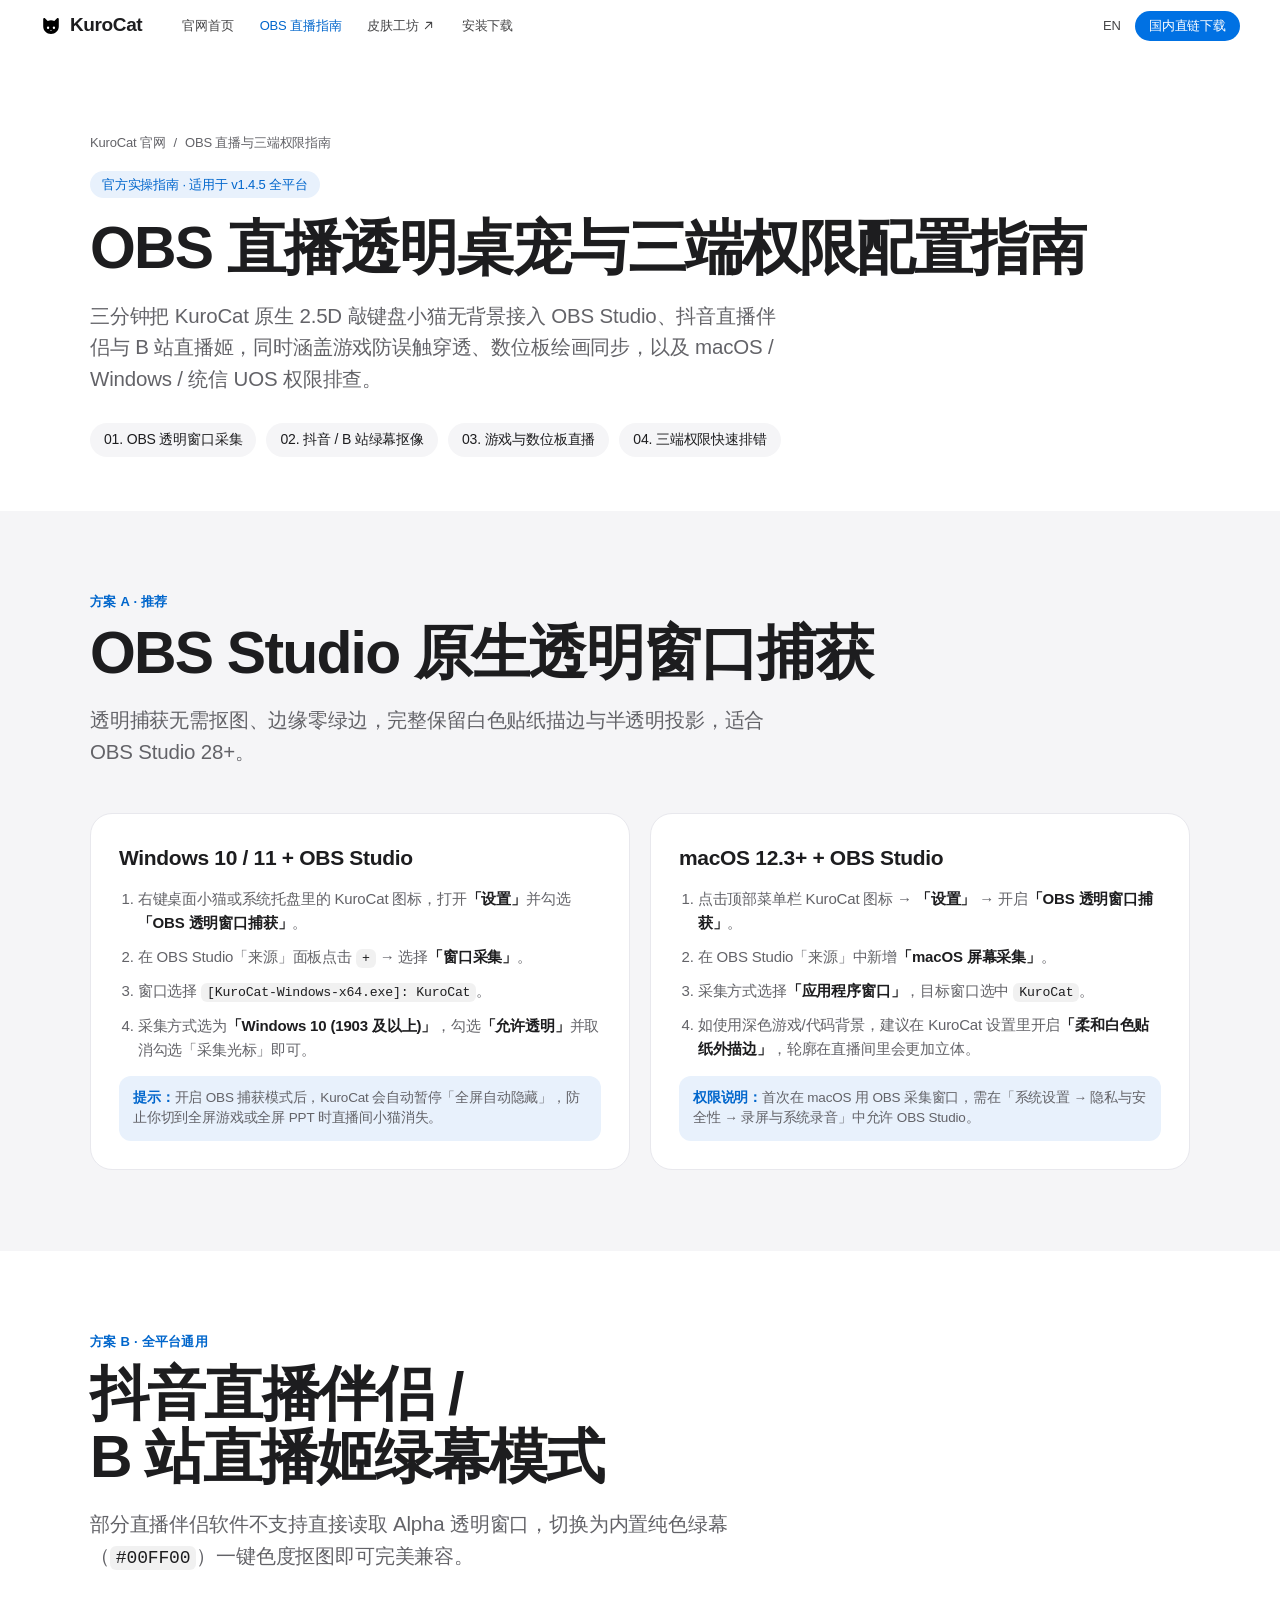
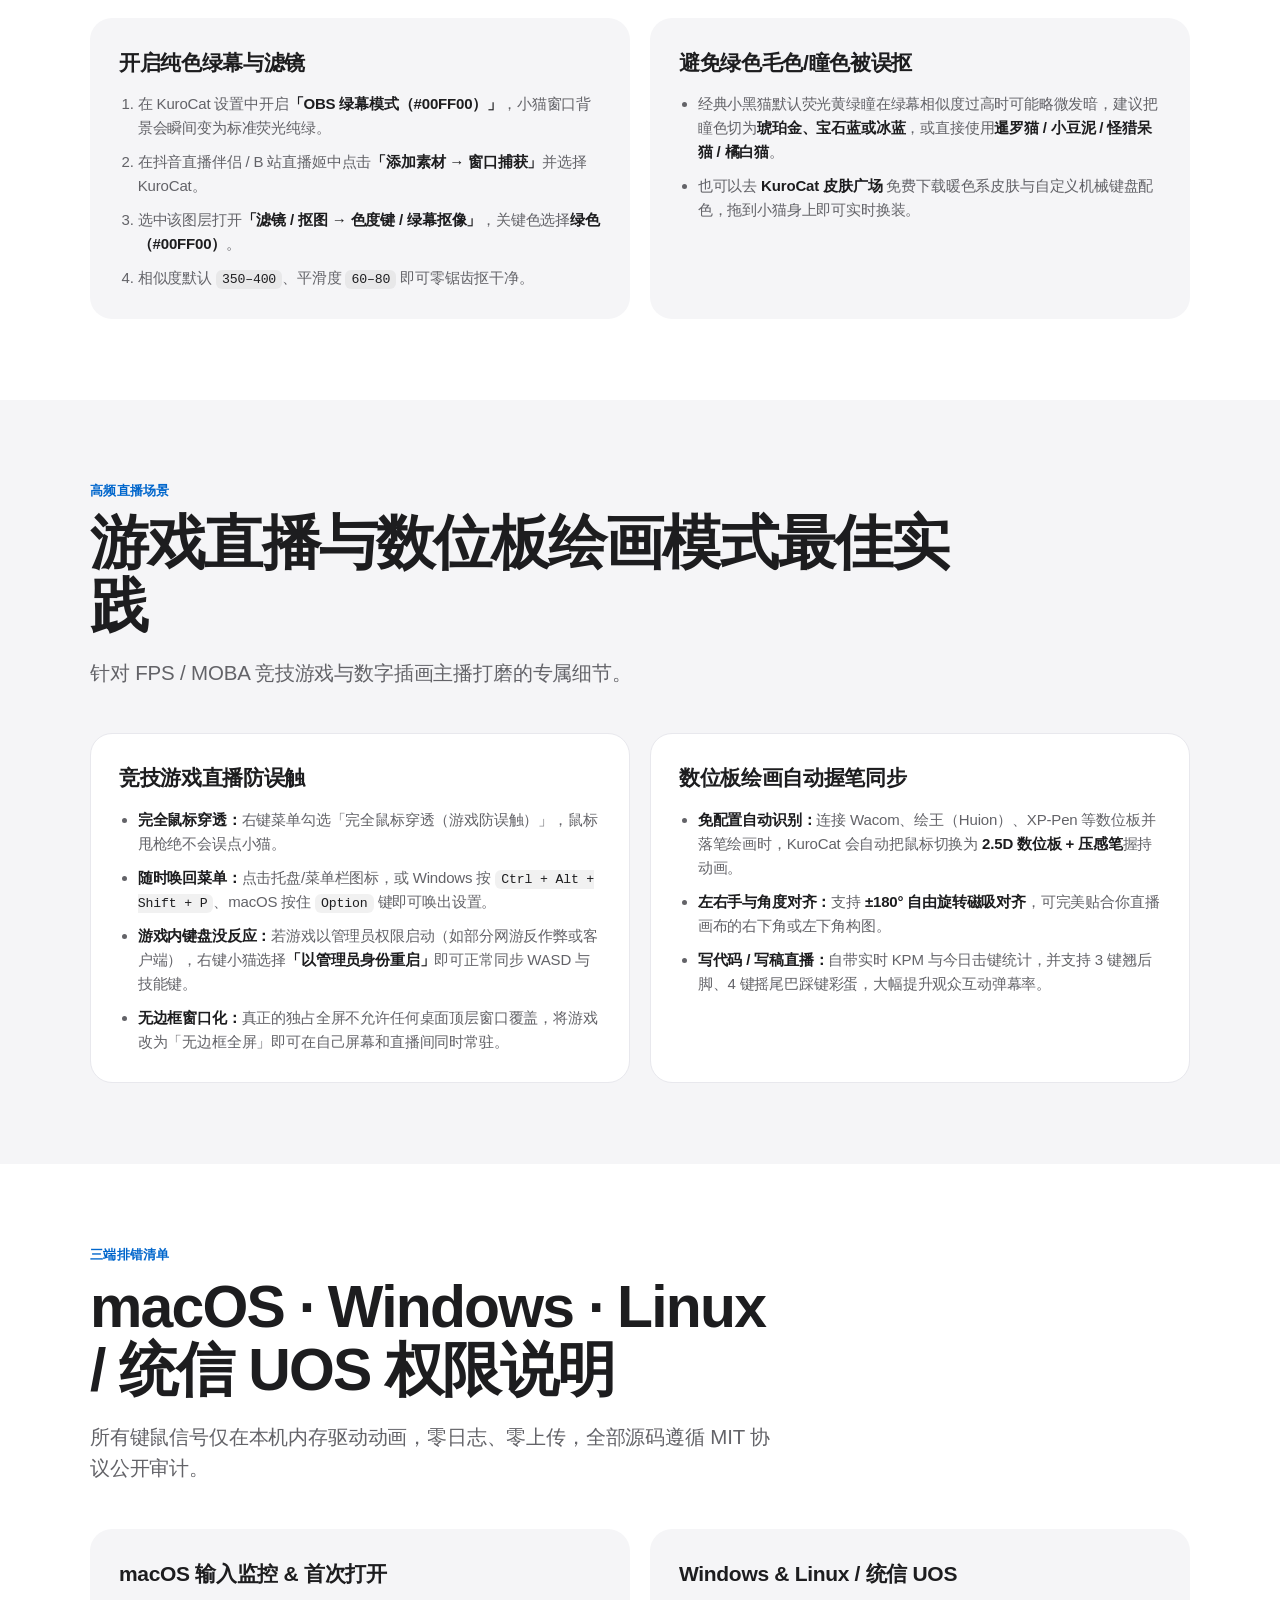
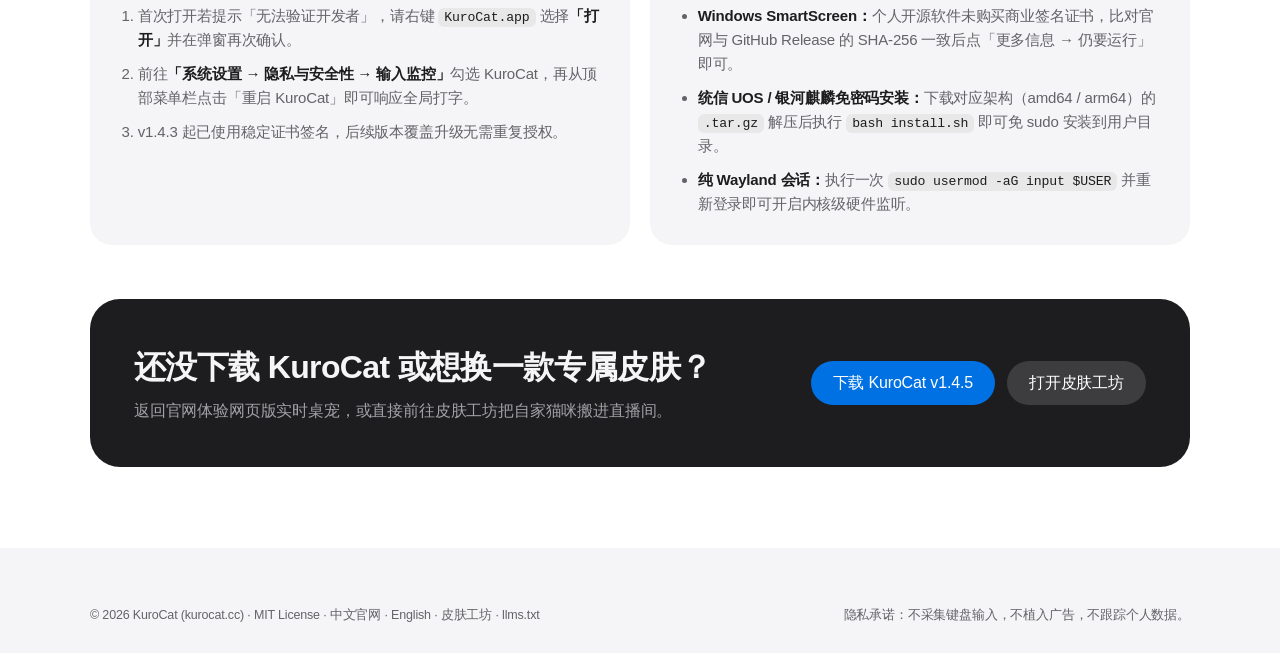
<file: homepage/obs-guide/index.html>
<!doctype html>
<html lang="zh-CN">
<head>
  <meta charset="utf-8" />
  <meta name="viewport" content="width=device-width, initial-scale=1" />
  <title>KuroCat OBS 直播透明桌宠配置指南（OBS Studio · 抖音直播伴侣 · B 站直播姬 · 权限排错）</title>
  <meta name="description" content="KuroCat 官方直播与权限完全配置教程：3 分钟将原生 2.5D 敲键盘小猫添加至 OBS Studio、抖音直播伴侣与 B 站直播姬，支持透明窗口捕获与 #00FF00 绿幕色度键、游戏防误触穿透、数位板绘画模式与三端权限排查。" />
  <meta name="keywords" content="KuroCat OBS教程,OBS透明桌宠,Bongo Cat OBS直播,抖音直播伴侣桌宠,B站直播姬敲键盘小猫,OBS绿幕色度键,数位板直播桌宠,macOS输入监控权限" />
  <meta name="author" content="chanke17" />
  <meta name="robots" content="index, follow, max-image-preview:large, max-snippet:-1, max-video-preview:-1" />
  <meta name="theme-color" content="#ffffff" />
  <link rel="canonical" href="https://kurocat.cc/obs-guide/" />

  <meta property="og:type" content="article" />
  <meta property="og:site_name" content="KuroCat 官网" />
  <meta property="og:locale" content="zh_CN" />
  <meta property="og:title" content="KuroCat OBS 直播透明桌宠配置与权限排错指南" />
  <meta property="og:description" content="手把手教你把 KuroCat 原生桌宠加入 OBS Studio、抖音直播伴侣与 B 站直播姬，含透明捕获、#00FF00 绿幕、游戏防误触穿透与数位板设置。" />
  <meta property="og:url" content="https://kurocat.cc/obs-guide/" />
  <meta property="og:image" content="https://kurocat.cc/assets/og-cover.png" />
  <meta property="og:image:width" content="1200" />
  <meta property="og:image:height" content="630" />
  <meta name="twitter:card" content="summary_large_image" />
  <meta name="twitter:title" content="KuroCat OBS Streaming Overlay &amp; Setup Guide" />
  <meta name="twitter:description" content="Add KuroCat transparent or #00FF00 chroma-key desktop typing cat to OBS Studio, Douyin, and Bilibili live streams." />
  <meta name="twitter:image" content="https://kurocat.cc/assets/og-cover.png" />

  <link rel="icon" href="/favicon.ico" sizes="any" />
  <link rel="icon" type="image/svg+xml" href="/assets/favicon.svg" />
  <link rel="icon" type="image/png" sizes="48x48" href="/assets/favicon-48.png" />
  <link rel="apple-touch-icon" sizes="180x180" href="/assets/apple-touch-icon.png" />

  <link rel="stylesheet" href="../site.css?v=20261125c" />

  <script type="application/ld+json">
  {
    "@context": "https://schema.org",
    "@graph": [
      {
        "@type": "BreadcrumbList",
        "itemListElement": [
          { "@type": "ListItem", "position": 1, "name": "KuroCat 官网", "item": "https://kurocat.cc/" },
          { "@type": "ListItem", "position": 2, "name": "OBS 直播与权限指南", "item": "https://kurocat.cc/obs-guide/" }
        ]
      },
      {
        "@type": "HowTo",
        "name": "如何把 KuroCat 透明敲键盘小猫添加到 OBS Studio / 抖音直播伴侣 / B 站直播姬",
        "description": "通过 KuroCat 原生内置的 OBS 透明窗口捕获或绿幕（#00FF00）模式，在 3 分钟内将 2.5D 桌宠无背景接入任意直播推流软件。",
        "totalTime": "PT3M",
        "tool": [
          { "@type": "HowToTool", "name": "KuroCat v1.4.5（macOS / Windows / Linux）" },
          { "@type": "HowToTool", "name": "OBS Studio / 抖音直播伴侣 / B 站直播姬" }
        ],
        "step": [
          {
            "@type": "HowToStep",
            "position": 1,
            "name": "在 KuroCat 设置中开启 OBS 捕获模式",
            "text": "右键点击桌面上的 KuroCat 小猫（或顶部菜单栏 / 系统托盘图标），打开「设置」，选择开启「OBS 透明窗口捕获」（推荐）或「OBS 绿幕模式（#00FF00）」。开启后会自动暂停全屏隐藏，避免切换全屏应用时直播画面消失。"
          },
          {
            "@type": "HowToStep",
            "position": 2,
            "name": "在 OBS Studio 添加窗口采集来源",
            "text": "打开 OBS Studio，在「来源」面板点击「+」添加「窗口采集（Windows）」或「macOS 屏幕采集 → 应用程序窗口」，在窗口列表中选择 KuroCat。Windows 端建议将采集方式选为「Windows 10 (1903 及以上)」，并勾选「允许透明」。"
          },
          {
            "@type": "HowToStep",
            "position": 3,
            "name": "若使用绿幕模式，添加色度键抠图滤镜",
            "text": "如果使用抖音直播伴侣或旧版推流软件不支持透明通道，在 KuroCat 中勾选「OBS 绿幕模式（#00FF00）」，然后在直播软件中右键该窗口源 → 滤镜 → 添加「色度键 / 绿幕抠像」，选择绿色（#00FF00）即可干净抠除背景。"
          },
          {
            "@type": "HowToStep",
            "position": 4,
            "name": "开启游戏防误触与全屏游戏适配",
            "text": "直播大型游戏时建议在 KuroCat 菜单中勾选「完全鼠标穿透（游戏防误触）」，并将游戏显示模式设为「无边框窗口化」；若游戏以管理员权限运行（如部分网游），请右键以管理员身份启动 KuroCat 确保按键同步捕获。"
          }
        ]
      }
    ]
  }
  </script>
</head>
<body>
  <svg class="sprite" hidden aria-hidden="true">
    <symbol id="i-cat" viewBox="0 0 24 24"><path class="fill" d="M4.2 3.4c.4-.2.9-.1 1.2.2l3 2.9a8.9 8.9 0 0 1 7.2 0l3-2.9c.3-.3.8-.4 1.2-.2.4.2.7.6.7 1v8.1c0 4.6-3.9 8.2-8.5 8.2S3.5 17.1 3.5 12.5V4.4c0-.4.3-.8.7-1Zm4.6 9.1a1.3 1.4 0 1 0 0 2.8 1.3 1.4 0 0 0 0-2.8Zm6.4 0a1.3 1.4 0 1 0 0 2.8 1.3 1.4 0 0 0 0-2.8Zm-3.2 3.7-1 .9h2l-1-.9Z"/></symbol>
    <symbol id="i-out" viewBox="0 0 24 24"><path d="M7 17 17 7M9 7h8v8"/></symbol>
  </svg>

  <header class="nav" id="nav">
    <div class="nav-in">
      <a class="brand" href="/" aria-label="返回 KuroCat 官网">
        <svg class="brand-mark" aria-hidden="true"><use href="#i-cat" /></svg>
        <span>KuroCat</span>
      </a>
      <nav class="nav-links" aria-label="主导航">
        <a href="/">官网首页</a>
        <a class="is-active" href="/obs-guide/">OBS 直播指南</a>
        <a href="https://workshop.kurocat.cc/" target="_blank" rel="noopener">皮肤工坊<svg class="i i-xs" aria-hidden="true"><use href="#i-out" /></svg></a>
        <a href="/#download">安装下载</a>
      </nav>
      <div class="nav-end">
        <a class="nav-lang" href="/en/" hreflang="en" lang="en">EN</a>
        <a class="btn btn-blue btn-s" href="https://kurocat-download.app.workbuddy.host/?sharecode=JVAABIVZ7L" target="_blank" rel="noopener">国内直链下载</a>
        <button class="nav-menu" id="navMenu" type="button" aria-expanded="false" aria-controls="navDrawer" aria-label="打开菜单">
          <span></span><span></span>
        </button>
      </div>
    </div>
    <div class="nav-drawer" id="navDrawer">
      <a href="/">官网首页</a>
      <a href="/obs-guide/">OBS 直播指南</a>
      <a href="https://workshop.kurocat.cc/" target="_blank" rel="noopener">皮肤工坊<svg class="i i-xs" aria-hidden="true"><use href="#i-out" /></svg></a>
      <a href="/#download">安装下载</a>
      <a href="/en/" hreflang="en" lang="en">English</a>
    </div>
  </header>

  <main id="main">
    <section class="guide-hero">
      <div class="wrap">
        <nav class="guide-crumb" aria-label="面包屑导航">
          <a href="/">KuroCat 官网</a>
          <span>/</span>
          <span>OBS 直播与三端权限指南</span>
        </nav>

        <span class="guide-badge">官方实操指南 · 适用于 v1.4.5 全平台</span>

        <h1 class="guide-title">OBS 直播透明桌宠与三端权限配置指南</h1>
        <p class="sec-sub">三分钟把 KuroCat 原生 2.5D 敲键盘小猫无背景接入 OBS Studio、抖音直播伴侣与 B 站直播姬，同时涵盖游戏防误触穿透、数位板绘画同步，以及 macOS / Windows / 统信 UOS 权限排查。</p>

        <div class="guide-toc">
          <a href="#obs-transparent">01. OBS 透明窗口采集</a>
          <a href="#obs-chroma">02. 抖音 / B 站绿幕抠像</a>
          <a href="#gaming-tablet">03. 游戏与数位板直播</a>
          <a href="#os-permissions">04. 三端权限快速排错</a>
        </div>
      </div>
    </section>

    <section class="guide-sec is-alt" id="obs-transparent">
      <div class="wrap">
        <p class="guide-kicker">方案 A · 推荐</p>
        <h2 class="sec-h">OBS Studio 原生透明窗口捕获</h2>
        <p class="sec-sub">透明捕获无需抠图、边缘零绿边，完整保留白色贴纸描边与半透明投影，适合 OBS Studio 28+。</p>

        <div class="guide-grid">
          <article class="guide-card">
            <h3>Windows 10 / 11 + OBS Studio</h3>
            <ol>
              <li>右键桌面小猫或系统托盘里的 KuroCat 图标，打开<strong>「设置」</strong>并勾选<strong>「OBS 透明窗口捕获」</strong>。</li>
              <li>在 OBS Studio「来源」面板点击 <span class="guide-code">+</span> → 选择<strong>「窗口采集」</strong>。</li>
              <li>窗口选择 <span class="guide-code">[KuroCat-Windows-x64.exe]: KuroCat</span>。</li>
              <li>采集方式选为<strong>「Windows 10 (1903 及以上)」</strong>，勾选<strong>「允许透明」</strong>并取消勾选「采集光标」即可。</li>
            </ol>
            <div class="guide-note">
              <strong>提示：</strong>开启 OBS 捕获模式后，KuroCat 会自动暂停「全屏自动隐藏」，防止你切到全屏游戏或全屏 PPT 时直播间小猫消失。
            </div>
          </article>

          <article class="guide-card">
            <h3>macOS 12.3+ + OBS Studio</h3>
            <ol>
              <li>点击顶部菜单栏 KuroCat 图标 → <strong>「设置」</strong> → 开启<strong>「OBS 透明窗口捕获」</strong>。</li>
              <li>在 OBS Studio「来源」中新增<strong>「macOS 屏幕采集」</strong>。</li>
              <li>采集方式选择<strong>「应用程序窗口」</strong>，目标窗口选中 <span class="guide-code">KuroCat</span>。</li>
              <li>如使用深色游戏/代码背景，建议在 KuroCat 设置里开启<strong>「柔和白色贴纸外描边」</strong>，轮廓在直播间里会更加立体。</li>
            </ol>
            <div class="guide-note">
              <strong>权限说明：</strong>首次在 macOS 用 OBS 采集窗口，需在「系统设置 → 隐私与安全性 → 录屏与系统录音」中允许 OBS Studio。
            </div>
          </article>
        </div>
      </div>
    </section>

    <section class="guide-sec" id="obs-chroma">
      <div class="wrap">
        <p class="guide-kicker">方案 B · 全平台通用</p>
        <h2 class="sec-h">抖音直播伴侣 / B 站直播姬绿幕模式</h2>
        <p class="sec-sub">部分直播伴侣软件不支持直接读取 Alpha 透明窗口，切换为内置纯色绿幕（<span class="guide-code">#00FF00</span>）一键色度抠图即可完美兼容。</p>

        <div class="guide-grid">
          <article class="guide-card">
            <h3>开启纯色绿幕与滤镜</h3>
            <ol>
              <li>在 KuroCat 设置中开启<strong>「OBS 绿幕模式（#00FF00）」</strong>，小猫窗口背景会瞬间变为标准荧光纯绿。</li>
              <li>在抖音直播伴侣 / B 站直播姬中点击<strong>「添加素材 → 窗口捕获」</strong>并选择 KuroCat。</li>
              <li>选中该图层打开<strong>「滤镜 / 抠图 → 色度键 / 绿幕抠像」</strong>，关键色选择<strong>绿色（#00FF00）</strong>。</li>
              <li>相似度默认 <span class="guide-code">350–400</span>、平滑度 <span class="guide-code">60–80</span> 即可零锯齿抠干净。</li>
            </ol>
          </article>

          <article class="guide-card">
            <h3>避免绿色毛色/瞳色被误抠</h3>
            <ul>
              <li>经典小黑猫默认荧光黄绿瞳在绿幕相似度过高时可能略微发暗，建议把瞳色切为<strong>琥珀金、宝石蓝或冰蓝</strong>，或直接使用<strong>暹罗猫 / 小豆泥 / 怪猎呆猫 / 橘白猫</strong>。</li>
              <li>也可以去 <a href="https://workshop.kurocat.cc/#plaza" target="_blank" rel="noopener"><strong>KuroCat 皮肤广场</strong></a> 免费下载暖色系皮肤与自定义机械键盘配色，拖到小猫身上即可实时换装。</li>
            </ul>
          </article>
        </div>
      </div>
    </section>

    <section class="guide-sec is-alt" id="gaming-tablet">
      <div class="wrap">
        <p class="guide-kicker">高频直播场景</p>
        <h2 class="sec-h">游戏直播与数位板绘画模式最佳实践</h2>
        <p class="sec-sub">针对 FPS / MOBA 竞技游戏与数字插画主播打磨的专属细节。</p>

        <div class="guide-grid">
          <article class="guide-card">
            <h3>竞技游戏直播防误触</h3>
            <ul>
              <li><strong>完全鼠标穿透：</strong>右键菜单勾选「完全鼠标穿透（游戏防误触）」，鼠标甩枪绝不会误点小猫。</li>
              <li><strong>随时唤回菜单：</strong>点击托盘/菜单栏图标，或 Windows 按 <span class="guide-code">Ctrl + Alt + Shift + P</span>、macOS 按住 <span class="guide-code">Option</span> 键即可唤出设置。</li>
              <li><strong>游戏内键盘没反应：</strong>若游戏以管理员权限启动（如部分网游反作弊或客户端），右键小猫选择<strong>「以管理员身份重启」</strong>即可正常同步 WASD 与技能键。</li>
              <li><strong>无边框窗口化：</strong>真正的独占全屏不允许任何桌面顶层窗口覆盖，将游戏改为「无边框全屏」即可在自己屏幕和直播间同时常驻。</li>
            </ul>
          </article>

          <article class="guide-card">
            <h3>数位板绘画自动握笔同步</h3>
            <ul>
              <li><strong>免配置自动识别：</strong>连接 Wacom、绘王（Huion）、XP-Pen 等数位板并落笔绘画时，KuroCat 会自动把鼠标切换为 <strong>2.5D 数位板 + 压感笔</strong>握持动画。</li>
              <li><strong>左右手与角度对齐：</strong>支持 <strong>±180° 自由旋转磁吸对齐</strong>，可完美贴合你直播画布的右下角或左下角构图。</li>
              <li><strong>写代码 / 写稿直播：</strong>自带实时 KPM 与今日击键统计，并支持 3 键翘后脚、4 键摇尾巴踩键彩蛋，大幅提升观众互动弹幕率。</li>
            </ul>
          </article>
        </div>
      </div>
    </section>

    <section class="guide-sec" id="os-permissions">
      <div class="wrap">
        <p class="guide-kicker">三端排错清单</p>
        <h2 class="sec-h">macOS · Windows · Linux / 统信 UOS 权限说明</h2>
        <p class="sec-sub">所有键鼠信号仅在本机内存驱动动画，零日志、零上传，全部源码遵循 MIT 协议公开审计。</p>

        <div class="guide-grid">
          <article class="guide-card">
            <h3>macOS 输入监控 &amp; 首次打开</h3>
            <ol>
              <li>首次打开若提示「无法验证开发者」，请右键 <span class="guide-code">KuroCat.app</span> 选择<strong>「打开」</strong>并在弹窗再次确认。</li>
              <li>前往<strong>「系统设置 → 隐私与安全性 → 输入监控」</strong>勾选 KuroCat，再从顶部菜单栏点击「重启 KuroCat」即可响应全局打字。</li>
              <li>v1.4.3 起已使用稳定证书签名，后续版本覆盖升级无需重复授权。</li>
            </ol>
          </article>

          <article class="guide-card">
            <h3>Windows &amp; Linux / 统信 UOS</h3>
            <ul>
              <li><strong>Windows SmartScreen：</strong>个人开源软件未购买商业签名证书，比对官网与 GitHub Release 的 SHA-256 一致后点「更多信息 → 仍要运行」即可。</li>
              <li><strong>统信 UOS / 银河麒麟免密码安装：</strong>下载对应架构（amd64 / arm64）的 <span class="guide-code">.tar.gz</span> 解压后执行 <span class="guide-code">bash install.sh</span> 即可免 sudo 安装到用户目录。</li>
              <li><strong>纯 Wayland 会话：</strong>执行一次 <span class="guide-code">sudo usermod -aG input $USER</span> 并重新登录即可开启内核级硬件监听。</li>
            </ul>
          </article>
        </div>

        <div class="guide-cta">
          <div>
            <h2>还没下载 KuroCat 或想换一款专属皮肤？</h2>
            <p>返回官网体验网页版实时桌宠，或直接前往皮肤工坊把自家猫咪搬进直播间。</p>
          </div>
          <div class="guide-cta-actions">
            <a class="btn btn-m btn-blue" href="/#download">下载 KuroCat v1.4.5</a>
            <a class="btn btn-m btn-outline-light" href="https://workshop.kurocat.cc/" target="_blank" rel="noopener">打开皮肤工坊</a>
          </div>
        </div>
      </div>
    </section>
  </main>

  <footer class="foot">
    <div class="wrap">
      <div class="foot-bottom">
        <span>© 2026 KuroCat (kurocat.cc) · MIT License · <a href="/">中文官网</a> · <a href="/en/" hreflang="en">English</a> · <a href="https://workshop.kurocat.cc/">皮肤工坊</a> · <a href="/llms.txt">llms.txt</a></span>
        <span>隐私承诺：不采集键盘输入，不植入广告，不跟踪个人数据。</span>
      </div>
    </div>
  </footer>
  <script>
    (function () {
      var btn = document.getElementById('navMenu');
      var drawer = document.getElementById('navDrawer');
      if (!btn || !drawer) return;
      btn.addEventListener('click', function () {
        var open = btn.getAttribute('aria-expanded') === 'true';
        btn.setAttribute('aria-expanded', String(!open));
        drawer.classList.toggle('open', !open);
      });
      drawer.querySelectorAll('a').forEach(function (a) {
        a.addEventListener('click', function () {
          btn.setAttribute('aria-expanded', 'false');
          drawer.classList.remove('open');
        });
      });
    })();
  </script>
</body>
</html>
</file>
<file: homepage/site.css>
/* KuroCat homepage — conventional product page at Apple-page craft.
   One blue for actions, white / #f5f5f7 fields, one black stage for the 3D keyboard. */

:root {
  --bg: #ffffff;
  --bg-alt: #f5f5f7;
  --ink: #1d1d1f;
  --ink-2: #636368;
  --ink-3: #737378;
  --line: #d2d2d7;
  --line-soft: #e8e8ed;
  --blue: #0071e3;
  --blue-hover: #0062c8;
  --blue-link: #0066cc;
  --blue-soft: #e8f1fc;
  --night: #000000;
  --night-ink: #f5f5f7;
  --night-ink-2: #a1a1a6;
  --green-screen: #00ff00;

  --font: -apple-system, BlinkMacSystemFont, "SF Pro Display", "SF Pro Text", "PingFang SC", "Hiragino Sans GB",
    "Helvetica Neue", "Segoe UI", "Microsoft YaHei", "Noto Sans SC", "Noto Sans CJK SC", Arial, sans-serif;
  --mono: ui-monospace, "SF Mono", SFMono-Regular, Menlo, Consolas, "Liberation Mono", monospace;

  --ease: cubic-bezier(0.16, 1, 0.3, 1);
  --nav-h: 52px;
  --gutter: clamp(20px, 4vw, 40px);
  --wrap: 1180px;
  --r-xl: 30px;
  --r-l: 22px;
}

*,
*::before,
*::after { box-sizing: border-box; }

html {
  -webkit-text-size-adjust: 100%;
  text-size-adjust: 100%;
  scroll-behavior: smooth;
  scroll-padding-top: calc(var(--nav-h) + 12px);
  scrollbar-color: #c7c7cc transparent;
}
@media (prefers-reduced-motion: reduce) { html { scroll-behavior: auto; } }

body {
  margin: 0;
  background: var(--bg);
  color: var(--ink);
  font-family: var(--font);
  font-size: 17px;
  line-height: 1.5;
  letter-spacing: -0.01em;
  -webkit-font-smoothing: antialiased;
  -moz-osx-font-smoothing: grayscale;
  text-rendering: optimizeLegibility;
  overflow-x: clip;
}

::selection { background: rgba(0, 113, 227, 0.18); color: inherit; }
input, textarea { caret-color: var(--blue); }
::-webkit-scrollbar { width: 11px; height: 11px; }
::-webkit-scrollbar-thumb { background: #c7c7cc; border: 3px solid var(--bg); border-radius: 99px; }
::-webkit-scrollbar-track { background: transparent; }

img, svg, canvas { display: block; max-width: 100%; }
[hidden] { display: none !important; }
h1, h2, h3, p, ul, ol, figure { margin: 0; }
ul { padding: 0; list-style: none; }
a { color: var(--blue-link); text-decoration: none; text-underline-offset: 0.18em; text-decoration-thickness: 1px; }
a:hover { text-decoration: underline; }
button { font: inherit; color: inherit; cursor: pointer; }
code { font-family: var(--mono); }
b, strong { font-weight: 600; }

:focus-visible { outline: 2px solid var(--blue); outline-offset: 3px; border-radius: 6px; }
.nkro :focus-visible { outline-color: #66aaff; }

.sprite { position: absolute; width: 0; height: 0; overflow: hidden; }
.sr { position: absolute; width: 1px; height: 1px; overflow: hidden; clip: rect(0 0 0 0); white-space: nowrap; }
.i { width: 20px; height: 20px; flex: none; fill: none; stroke: currentColor; stroke-width: 1.7; stroke-linecap: round; stroke-linejoin: round; }
.i .fill, .i-plat { fill: currentColor; stroke: none; }
.i-xs { width: 15px; height: 15px; }
.i-plat { width: 34px; height: 34px; }

.skip-link {
  position: fixed; left: 12px; top: -60px; z-index: 300;
  background: var(--ink); color: #fff; padding: 10px 16px; border-radius: 10px; font-size: 14px;
}
.skip-link:focus { top: 12px; text-decoration: none; }

.wrap { max-width: var(--wrap); margin: 0 auto; padding: 0 var(--gutter); }

/* ---------- Buttons & links ---------- */
.btn {
  display: inline-flex; align-items: center; justify-content: center; gap: 8px;
  height: 44px; padding: 0 22px; font-size: 16px;
  border: 0; border-radius: 980px; font-weight: 500; letter-spacing: -0.01em; white-space: nowrap;
  transition: background-color 0.2s var(--ease), transform 0.2s var(--ease), box-shadow 0.2s var(--ease);
}
.btn:hover { text-decoration: none; }
.btn:active { transform: scale(0.97); }
.btn-s { height: 30px; padding: 0 14px; font-size: 13px; }
.btn-m { height: 44px; padding: 0 22px; font-size: 16px; }
.btn-l { height: 52px; padding: 0 28px; font-size: 17px; }
.btn-blue { background: var(--blue); color: #fff; }
.btn-blue:hover { background: var(--blue-hover); }
.btn-grey { background: var(--line-soft); color: var(--ink); }
.btn-grey:hover { background: #dcdce1; }
.btn-dark { background: var(--ink); color: #fff; }
.btn-dark:hover { background: #333336; }

.link-more {
  display: inline-flex; align-items: center; gap: 3px;
  color: var(--blue-link); font-size: 17px; font-weight: 400;
}
.link-more .i { transition: transform 0.25s var(--ease); }
.link-more:hover .i { transform: translateX(3px); }

/* ---------- Navigation ---------- */
.nav {
  position: sticky; top: 0; z-index: 200;
  height: var(--nav-h);
  background: rgba(255, 255, 255, 0.72);
  -webkit-backdrop-filter: saturate(180%) blur(20px);
  backdrop-filter: saturate(180%) blur(20px);
  border-bottom: 1px solid transparent;
  transition: border-color 0.3s var(--ease), background-color 0.3s var(--ease);
}
.nav.is-scrolled { border-bottom-color: rgba(0, 0, 0, 0.08); background: rgba(255, 255, 255, 0.8); }
.nav-in {
  max-width: 1280px; height: 100%; margin: 0 auto; padding: 0 var(--gutter);
  display: flex; align-items: center; gap: 28px;
}
.brand { display: inline-flex; align-items: center; gap: 8px; color: var(--ink); font-weight: 600; font-size: 19px; letter-spacing: -0.02em; }
.brand:hover { text-decoration: none; }
.brand-mark { width: 22px; height: 22px; color: var(--ink); }
.nav-links { display: flex; align-items: center; gap: 26px; margin-left: 12px; }
.nav-links a { display: inline-flex; align-items: center; gap: 2px; color: var(--ink); opacity: 0.82; font-size: 13px; transition: opacity 0.2s, color 0.2s; }
.nav-links a:hover { opacity: 1; text-decoration: none; }
.nav-links a.is-active { opacity: 1; color: var(--blue-link); }
.nav-end { margin-left: auto; display: flex; align-items: center; gap: 14px; }
.nav-lang { color: var(--ink); font-size: 13px; opacity: 0.82; }
.nav-lang:hover { opacity: 1; text-decoration: none; }
.nav-gh {
  display: inline-flex; align-items: center; gap: 6px; height: 30px; padding: 0 12px 0 10px;
  border-radius: 980px; color: var(--ink); font-size: 13px; font-variant-numeric: tabular-nums;
  box-shadow: inset 0 0 0 1px var(--line);
}
.nav-gh:hover { text-decoration: none; box-shadow: inset 0 0 0 1px var(--ink-3); }
.nav-gh .i { width: 17px; height: 17px; }
.nav-menu { display: none; width: 36px; height: 36px; border: 0; background: none; position: relative; padding: 0; }
.nav-menu span { position: absolute; left: 10px; width: 16px; height: 1.5px; background: var(--ink); border-radius: 2px; transition: transform 0.3s var(--ease); }
.nav-menu span:first-child { top: 14px; }
.nav-menu span:last-child { top: 21px; }
.nav-menu[aria-expanded="true"] span:first-child { transform: translateY(3.5px) rotate(45deg); }
.nav-menu[aria-expanded="true"] span:last-child { transform: translateY(-3.5px) rotate(-45deg); }
.nav-drawer { display: none; }

/* ---------- Hero + story (one grid, pinned stage) ---------- */
.show { padding: clamp(40px, 7vh, 88px) 0 0; }
.show-grid {
  max-width: 1280px; margin: 0 auto; padding: 0 var(--gutter);
  display: grid;
  grid-template-columns: minmax(0, 5fr) minmax(0, 7fr);
  grid-template-areas: "hero stage" "story stage";
  column-gap: clamp(32px, 5vw, 72px);
}
.hero { grid-area: hero; padding-top: clamp(16px, 5vh, 56px); padding-bottom: 12vh; }
.hero-name {
  font-size: clamp(56px, 6.1vw, 88px); line-height: 0.98; font-weight: 700; letter-spacing: -0.035em;
}
.hero-line {
  margin-top: 18px; font-size: clamp(26px, 2.8vw, 38px); line-height: 1.18; font-weight: 600; letter-spacing: -0.02em;
  text-wrap: balance;
}
.hero-sub { margin-top: 22px; max-width: 30em; font-size: clamp(17px, 1.45vw, 19px); line-height: 1.6; color: var(--ink-2); }
.hero-actions { margin-top: 34px; display: flex; flex-wrap: wrap; align-items: center; gap: 14px 26px; }
.hero-spec {
  margin-top: 40px; padding-top: 22px; border-top: 1px solid var(--line-soft);
  display: grid; grid-template-columns: repeat(2, max-content); gap: 12px 30px;
  font-size: 14px; color: var(--ink-2);
}
.hero-spec li { display: flex; align-items: center; gap: 8px; white-space: nowrap; }
.hero-spec .i { color: var(--blue); stroke-width: 2.2; }

/* Chinese headings: break at phrase boundaries, never overflow */
html[lang="zh-CN"] :is(.hero-line, .story-head, .step h3, .sec-h, .closing-h, .skin-name) {
  word-break: keep-all; overflow-wrap: anywhere;
}

.stage {
  grid-area: stage; align-self: start;
  position: sticky; top: calc(var(--nav-h) + 20px);
  display: flex; flex-direction: column; gap: 14px;
}
.stage-panel {
  position: relative; width: 100%;
  aspect-ratio: 16 / 13; max-height: calc(100vh - var(--nav-h) - 110px);
  border-radius: var(--r-xl); background: transparent; overflow: visible;
  isolation: isolate;
  transition: background-color 0.8s var(--ease);
}
.stage[data-mode="green"] .stage-panel { background: var(--green-screen); overflow: hidden; }
.stage-desk, .stage-green, .pet-canvas-box { position: absolute; inset: 0; }

.stage-desk {
  pointer-events: none;
  transition: opacity 0.6s var(--ease), transform 0.8s var(--ease);
}
.win {
  position: absolute; left: 6%; top: 7%; width: 56%;
  background: #fff; border-radius: 12px; border: 1px solid var(--line-soft);
  box-shadow: 0 1px 2px rgba(0, 0, 0, 0.06), 0 12px 32px -8px rgba(0, 0, 0, 0.14);
  overflow: hidden;
}
.win-bar { display: flex; align-items: center; gap: 7px; height: 34px; padding: 0 12px; border-bottom: 1px solid var(--line-soft); background: #fbfbfd; }
.win-bar span { width: 11px; height: 11px; border-radius: 50%; background: #ff5f57; }
.win-bar span:nth-child(2) { background: #febc2e; }
.win-bar span:nth-child(3) { background: #28c840; }
.win-bar b { margin-left: 10px; font-size: 12.5px; font-weight: 500; color: var(--ink-2); white-space: nowrap; overflow: hidden; text-overflow: ellipsis; }
.win-body { padding: 16px 18px 22px; }
.win-note { font-size: 12.5px; color: var(--ink-3); }
.win-line { margin-top: 10px; min-height: 1.4em; font-size: clamp(17px, 1.7vw, 23px); font-weight: 500; line-height: 1.35; overflow-wrap: anywhere; }
.caret { display: inline-block; width: 2px; height: 1.05em; margin: 0 1px -0.16em; background: var(--blue); animation: caret 1.05s steps(1) infinite; }
.win-ghost { color: var(--ink-3); font-weight: 400; }
.win-line.has-text .win-ghost { display: none; }
@keyframes caret { 50% { opacity: 0; } }

.stage-green {
  display: flex; align-items: flex-start; justify-content: flex-start;
  padding: 18px 22px; opacity: 0; pointer-events: none;
  transition: opacity 0.6s var(--ease);
}
.stage-green span { font-family: var(--mono); font-size: 13px; color: rgba(0, 60, 0, 0.6); }
.stage[data-mode="green"] .stage-green { opacity: 1; }

.pet-canvas-box {
  display: flex; align-items: flex-end; justify-content: flex-end;
  pointer-events: none;
}
.pet-mount {
  position: relative; width: 74%; aspect-ratio: 9 / 8; margin: 0 2% 1% 0;
  pointer-events: auto;
  transform-origin: 50% 100%;
  transition: transform 0.9s var(--ease);
}
#livePetCanvas { width: 100%; height: 100%; cursor: grab; touch-action: none; }
#livePetCanvas.is-dragging { cursor: grabbing; }

.stage[data-mode="focus"] .stage-desk,
.stage[data-mode="green"] .stage-desk,
.stage-panel:has(.pet-canvas-box.is-undocked) .stage-desk { opacity: 0; transform: translateY(-14px) scale(0.98); }
.stage[data-mode="focus"] .pet-mount,
.stage[data-mode="green"] .pet-mount { transform: translateX(-14.9%) translateY(-7%) scale(1.2); }

.pet-docked {
  position: absolute; inset: 0; display: none; flex-direction: column; align-items: center; justify-content: center; gap: 14px;
  padding: 0 24px; text-align: center; color: var(--ink-2); font-size: 15px; pointer-events: auto;
}
.stage[data-mode="green"] .pet-docked { color: #063b06; }
.pet-canvas-box.is-undocked .pet-docked { display: flex; }
.pet-canvas-box.is-undocked .pet-mount { visibility: hidden; }

.stage-hud { display: flex; align-items: center; justify-content: space-between; gap: 16px; min-height: 30px; padding: 0 6px; }
.hud-caption { font-size: 14px; color: var(--ink-2); display: flex; align-items: center; gap: 8px; text-wrap: pretty; }
html[lang="zh-CN"] .hud-caption { word-break: keep-all; overflow-wrap: anywhere; }
.hud-caption::before { content: ""; width: 7px; height: 7px; border-radius: 50%; background: #30d158; flex: none; box-shadow: 0 0 0 3px rgba(48, 209, 88, 0.18); }
.hud-right { display: flex; align-items: center; gap: 10px; flex: none; }
.hud-count { font-family: var(--mono); font-size: 12px; color: var(--ink-2); font-variant-numeric: tabular-nums; letter-spacing: 0.02em; }
.hud-btn {
  display: inline-flex; align-items: center; gap: 6px; height: 30px; padding: 0 12px;
  border: 0; border-radius: 980px; background: var(--line-soft); color: var(--ink); font-size: 13px;
  transition: background-color 0.2s;
}
.hud-btn:hover { background: #dcdce1; }
.hud-btn.active { background: var(--ink); color: #fff; }

.story { grid-area: story; padding-bottom: 4vh; }
.story .step:last-child { min-height: 64vh; }
.story-head {
  font-size: clamp(34px, 3.8vw, 52px); line-height: 1.1; font-weight: 700; letter-spacing: -0.025em;
  max-width: 12em; text-wrap: balance;
  padding-top: 4vh;
}
.step {
  min-height: 78vh; display: flex; flex-direction: column; justify-content: center; gap: 16px;
  max-width: 30em;
}
.step h3 { font-size: clamp(26px, 2.5vw, 34px); line-height: 1.2; font-weight: 700; letter-spacing: -0.02em; text-wrap: balance; }
.step p { font-size: clamp(17px, 1.4vw, 19px); line-height: 1.62; color: var(--ink-2); }
.step p.step-meta { font-size: 14px; line-height: 1.5; color: var(--ink-3); }
.js .step { opacity: 0.28; transition: opacity 0.6s var(--ease); }
.js .step.is-active { opacity: 1; }
.js .step.is-active p { color: var(--ink-2); }

/* Entrance: pure CSS so a slow CDN never holds the first viewport hostage */
@keyframes rise { from { opacity: 0; transform: translateY(26px); } }
@keyframes rise-stage { from { opacity: 0; transform: translateY(36px) scale(0.975); } }
.js [data-intro] { animation: rise 1.1s var(--ease) both; animation-delay: calc(var(--i, 0) * 85ms + 40ms); }
.js .stage[data-intro] { animation-name: rise-stage; animation-duration: 1.4s; animation-delay: 140ms; }

/* ---------- Section frame ---------- */
section.native, section.skins, section.open, section.download, section.faq, section.closing, section.nkro {
  padding: clamp(88px, 13vh, 148px) 0;
}
.native, .open, .faq { background: var(--bg-alt); }
.sec-h {
  font-size: clamp(36px, 4.6vw, 60px); line-height: 1.07; font-weight: 700; letter-spacing: -0.03em;
  max-width: 15em; text-wrap: balance;
}
.sec-sub {
  margin-top: 20px; max-width: 34em;
  font-size: clamp(17px, 1.6vw, 21px); line-height: 1.55; color: var(--ink-2);
}

/* ---------- Native & size bars ---------- */
.sizes {
  margin-top: clamp(48px, 8vh, 80px);
  background: #fff; border-radius: var(--r-l); padding: clamp(24px, 3.4vw, 44px);
  display: grid; gap: 22px;
}
.size-row {
  display: grid; grid-template-columns: minmax(140px, 220px) minmax(0, 1fr) 96px; align-items: center; gap: 22px;
}
.size-name { font-size: 15px; color: var(--ink); }
.size-track { position: relative; height: 16px; border-radius: 99px; background: var(--line-soft); overflow: hidden; }
.size-bar {
  position: absolute; left: 0; top: 0; bottom: 0;
  width: calc(var(--v) * 100%); min-width: 7px; border-radius: 99px;
  background: var(--blue); transform-origin: left center;
}
.is-other .size-bar { background: linear-gradient(to right, #86868b 0 53.3%, #c7c7cc 53.3% 100%); }
.size-val { font-size: 15px; font-weight: 600; text-align: right; font-variant-numeric: tabular-nums; }
.is-kuro .size-val { color: var(--blue-link); }
.sizes figcaption { font-size: 13px; color: var(--ink-3); }

.platforms {
  margin-top: clamp(48px, 8vh, 80px);
  display: grid; grid-template-columns: repeat(4, minmax(0, 1fr)); gap: 32px;
}
.platforms li { border-top: 1px solid var(--line); padding-top: 26px; display: grid; gap: 10px; align-content: start; }
.platforms h3 { margin-top: 8px; font-size: 21px; font-weight: 600; letter-spacing: -0.015em; }
.platforms p { font-size: 15px; line-height: 1.55; color: var(--ink-2); }
.platforms p.plat-stack { font-size: 14px; font-weight: 600; color: var(--ink); }
.plat-mark { display: inline-flex; color: var(--ink); }
.plat-mark .i { width: 28px; height: 28px; }

/* ---------- NKRO (dark) ---------- */
.nkro { background: var(--night); color: var(--night-ink); overflow: hidden; }
.nkro .sec-sub { color: var(--night-ink-2); }
.nkro ::selection { background: rgba(102, 170, 255, 0.35); }
.kb-stage { position: relative; height: clamp(320px, 58vh, 620px); margin: clamp(24px, 4vh, 48px) 0 0; }
.kb-canvas { position: absolute; inset: 0; width: 100%; height: 100%; opacity: 0; transition: opacity 1s var(--ease); }
.kb-stage.is-3d .kb-canvas { opacity: 1; }
.kb-stage.is-3d .kb-flat { display: none; }
.kb-flat {
  position: absolute; left: 50%; top: 50%; transform: translate(-50%, -50%) perspective(1200px) rotateX(28deg);
  width: min(980px, calc(100% - 2 * var(--gutter)));
  padding: 12px; border-radius: 20px; background: linear-gradient(#cfd0d4, #a8aaaf);
  box-shadow: 0 50px 90px -24px rgba(0, 0, 0, 0.9), inset 0 1px 0 rgba(255, 255, 255, 0.6);
  display: grid; gap: 6px;
}
.kb-row { display: grid; column-gap: 0; grid-template-columns: repeat(60, minmax(0, 1fr)); }
.kb-key {
  min-width: 0; margin: 0 3px; overflow: hidden; white-space: nowrap;
  height: clamp(24px, 4.2vw, 52px); border-radius: 7px;
  background: linear-gradient(#fbfbfc, #ececef); color: #3a3a3f;
  box-shadow: 0 1px 0 rgba(0, 0, 0, 0.35), inset 0 -2px 0 rgba(0, 0, 0, 0.08);
  display: flex; align-items: flex-start; justify-content: flex-start; padding: 5px 7px;
  font-size: clamp(8px, 0.9vw, 12px); font-weight: 500; letter-spacing: 0;
  transition: transform 0.12s var(--ease), background 0.25s, color 0.25s, box-shadow 0.25s;
}
.kb-key.is-mod { background: linear-gradient(#eeeef1, #dcdce1); color: #6e6e73; }
.kb-flat { touch-action: none; user-select: none; -webkit-user-select: none; }
.kb-key.is-down {
  transform: translateY(2px);
  background: linear-gradient(#2f7cf6, #0a63d8); color: #fff;
  box-shadow: inset 0 -1px 0 rgba(0, 0, 0, 0.3), 0 1px 2px rgba(0, 0, 0, 0.4);
}
.nkro-meter {
  margin-top: clamp(16px, 3vh, 28px); text-align: center; font-size: 15px; color: var(--night-ink-2);
  font-variant-numeric: tabular-nums;
}
.nkro-meter b { display: inline-block; min-width: 1.4em; font-size: 34px; font-weight: 600; color: var(--night-ink); vertical-align: -4px; margin: 0 4px; }
.nkro-meter .nkro-sep { margin: 0 14px; color: #48484a; }
.nkro-privacy { margin: 26px auto 0; max-width: 40em; text-align: center; font-size: 15px; line-height: 1.6; color: var(--night-ink-2); }
.nkro .wrap:first-child .sec-h,
.nkro .wrap:first-child .sec-sub { margin-left: auto; margin-right: auto; text-align: center; }

/* ---------- Skins ---------- */
.skin-show {
  margin-top: clamp(40px, 7vh, 72px);
  display: grid; grid-template-columns: minmax(0, 7fr) minmax(0, 5fr); gap: clamp(28px, 5vw, 72px); align-items: center;
}
.skin-view {
  --tint: #eef3f9;
  border-radius: var(--r-xl); background: var(--tint);
  aspect-ratio: 9 / 7; display: flex; align-items: flex-end; justify-content: center; overflow: hidden;
  transition: background-color 0.7s var(--ease);
}
.skin-view canvas { width: 82%; height: auto; aspect-ratio: 9 / 8; }
.skin-name { font-size: clamp(28px, 2.6vw, 36px); font-weight: 700; letter-spacing: -0.02em; line-height: 1.15; }
.skin-desc { margin-top: 10px; font-size: 17px; line-height: 1.6; color: var(--ink-2); min-height: 3.2em; }
.swatches { margin-top: 26px; display: flex; flex-wrap: wrap; gap: 14px; }
.swatch {
  width: 40px; height: 40px; border-radius: 50%; border: 0; padding: 0;
  background: var(--c);
  box-shadow: inset 0 0 0 1px rgba(0, 0, 0, 0.12), 0 0 0 0 #fff, 0 0 0 0 var(--ink);
  transition: box-shadow 0.25s var(--ease), transform 0.2s var(--ease);
}
.swatch:hover { transform: scale(1.06); }
.swatch.active { box-shadow: inset 0 0 0 1px rgba(0, 0, 0, 0.12), 0 0 0 3px #fff, 0 0 0 5px var(--ink); }
.skin-links { margin-top: 34px; display: grid; gap: 12px; justify-items: start; }

/* ---------- Open source ---------- */
.repo {
  margin-top: clamp(40px, 7vh, 64px);
  display: flex; align-items: center; justify-content: space-between; gap: 24px; flex-wrap: wrap;
  background: #fff; border-radius: var(--r-l); padding: 26px 28px;
}
.repo-main { display: flex; align-items: center; gap: 18px; }
.repo-mark { width: 44px; height: 44px; color: var(--ink); }
.repo-name { font-size: 21px; font-weight: 600; letter-spacing: -0.015em; }
.repo-meta { margin-top: 4px; display: flex; flex-wrap: wrap; gap: 6px 18px; font-size: 14px; color: var(--ink-2); font-variant-numeric: tabular-nums; }
.repo-meta span { display: inline-flex; align-items: center; gap: 4px; }
.repo-meta b { color: var(--ink); font-weight: 600; }
.eco { margin-top: 28px; display: grid; grid-template-columns: repeat(2, minmax(0, 1fr)); column-gap: 40px; }
.eco li { border-top: 1px solid var(--line); }
.eco a {
  position: relative; display: grid; gap: 6px; padding: 24px 40px 26px 0; color: var(--ink);
}
.eco a:hover { text-decoration: none; }
.eco a:hover .eco-t { color: var(--blue-link); }
.eco-t { font-size: 19px; font-weight: 600; letter-spacing: -0.015em; transition: color 0.2s; }
.eco-d { font-size: 15px; line-height: 1.55; color: var(--ink-2); }
.eco-go { position: absolute; right: 4px; top: 26px; color: var(--ink-3); transition: transform 0.25s var(--ease), color 0.2s; }
.eco a:hover .eco-go { color: var(--blue-link); transform: translate(2px, -2px); }

/* ---------- Download ---------- */
.dl-grid { margin-top: clamp(40px, 7vh, 72px); display: grid; grid-template-columns: repeat(3, minmax(0, 1fr)); gap: 20px; }
.dl-col {
  position: relative; display: flex; flex-direction: column; align-items: flex-start; gap: 14px;
  background: var(--bg-alt); border-radius: var(--r-l); padding: 32px 28px 28px;
  box-shadow: inset 0 0 0 0 var(--blue);
  transition: box-shadow 0.3s var(--ease);
}
.dl-col.is-detected { box-shadow: inset 0 0 0 2px var(--blue); }
.dl-col.is-detected::after {
  content: attr(data-yours); position: absolute; right: 22px; top: 26px;
  font-size: 12px; font-weight: 600; color: var(--blue-link); background: var(--blue-soft); padding: 3px 10px; border-radius: 99px;
}
.dl-col h3 { margin-top: 6px; font-size: 24px; font-weight: 700; letter-spacing: -0.02em; }
.dl-req { font-size: 15px; color: var(--ink-2); line-height: 1.5; }
.dl-file { width: 100%; display: flex; justify-content: space-between; gap: 12px; padding: 10px 0; border-top: 1px solid var(--line); border-bottom: 1px solid var(--line); font-size: 13px; color: var(--ink-2); }
.dl-file span:first-child { font-family: var(--mono); font-size: 12px; overflow: hidden; text-overflow: ellipsis; white-space: nowrap; }
.dl-file span:last-child { font-variant-numeric: tabular-nums; color: var(--ink); font-weight: 600; flex: none; }
.dl-col .btn { width: 100%; }
.dl-col .link-more { font-size: 15px; }
.arch { display: inline-flex; padding: 3px; border-radius: 99px; background: var(--line-soft); }
.arch button { border: 0; background: transparent; height: 30px; padding: 0 14px; border-radius: 99px; font-size: 13px; color: var(--ink-2); transition: background 0.2s, color 0.2s; }
.arch button[aria-selected="true"] { background: #fff; color: var(--ink); box-shadow: 0 1px 3px rgba(0, 0, 0, 0.12); }
.arch-panel { width: 100%; display: grid; gap: 10px; }
.arch-panel[hidden] { display: none; }
.sha { width: 100%; font-size: 13px; }
.sha summary { display: inline-flex; align-items: center; gap: 4px; cursor: pointer; list-style: none; color: var(--ink-2); font-weight: 500; }
.sha summary::-webkit-details-marker { display: none; }
.sha summary:hover { color: var(--ink); }
.sha[open] summary .i { transform: rotate(180deg); }
.sha summary .i { transition: transform 0.25s var(--ease); }
.sha-body { margin-top: 10px; display: grid; grid-template-columns: minmax(0, 1fr) auto; align-items: start; gap: 4px 10px; background: #fff; border-radius: 10px; padding: 10px 10px 10px 12px; }
.sha-body + .sha-body { margin-top: 6px; }
.sha-body small { grid-column: 1 / -1; font-size: 11px; color: var(--ink-3); }
.sha-body code { font-size: 11.5px; line-height: 1.5; word-break: break-all; color: var(--ink); }
.copy { width: 30px; height: 30px; border: 0; border-radius: 8px; background: var(--line-soft); display: inline-flex; align-items: center; justify-content: center; color: var(--ink); transition: background 0.2s; }
.copy:hover { background: #dcdce1; }
.copy.done { background: #d8f5df; color: #1a7f37; }
.dl-note { margin-top: auto; padding-top: 6px; font-size: 13px; line-height: 1.55; color: var(--ink-2); }
.dl-foot { margin-top: 28px; display: flex; flex-wrap: wrap; align-items: center; gap: 10px 26px; font-size: 14px; color: var(--ink-2); }
.dl-foot .link-more { font-size: 14px; }

/* ---------- FAQ ---------- */
.faq-wrap { display: grid; grid-template-columns: minmax(0, 4fr) minmax(0, 8fr); gap: clamp(32px, 6vw, 96px); align-items: start; }
.faq-side { position: sticky; top: calc(var(--nav-h) + 40px); display: grid; gap: 0; justify-items: start; }
.faq-side .link-more { margin-top: 26px; }
.faq-list { border-top: 1px solid var(--line); }
.qa { border-bottom: 1px solid var(--line); }
.qa summary {
  display: flex; align-items: center; justify-content: space-between; gap: 20px;
  padding: 24px 0; cursor: pointer; list-style: none;
  font-size: 19px; font-weight: 600; letter-spacing: -0.015em; line-height: 1.4;
}
.qa summary::-webkit-details-marker { display: none; }
.qa summary .i { color: var(--ink-3); transition: transform 0.3s var(--ease); }
.qa[open] summary .i { transform: rotate(180deg); }
.qa p { padding: 0 48px 26px 0; font-size: 17px; line-height: 1.65; color: var(--ink-2); }

/* ---------- Closing ---------- */
.closing-in { text-align: center; display: grid; justify-items: center; }
.closing-mark { width: 48px; height: 48px; color: var(--ink); margin-bottom: 26px; }
.closing-h { font-size: clamp(40px, 5.4vw, 72px); line-height: 1.05; font-weight: 700; letter-spacing: -0.035em; }
.closing .sec-sub { margin-left: auto; margin-right: auto; }
.closing-actions { margin-top: 36px; display: flex; flex-wrap: wrap; justify-content: center; align-items: center; gap: 14px 28px; }

/* ---------- Footer ---------- */
.foot { background: var(--bg-alt); padding: 40px 0 28px; font-size: 12.5px; color: var(--ink-2); }
.foot-privacy { padding-bottom: 18px; border-bottom: 1px solid var(--line); line-height: 1.6; max-width: 72em; }
.foot-grid { padding: 26px 0; display: grid; grid-template-columns: repeat(4, minmax(0, 1fr)); gap: 24px; border-bottom: 1px solid var(--line); }
.foot h3 { font-size: 12.5px; font-weight: 600; color: var(--ink); margin-bottom: 10px; }
.foot li { margin: 7px 0; }
.foot a, .foot button { color: var(--ink-2); background: none; border: 0; padding: 0; font-size: 12.5px; text-align: left; }
.foot a:hover, .foot button:hover { color: var(--ink); text-decoration: underline; }
.foot-bottom { padding-top: 18px; display: flex; flex-wrap: wrap; justify-content: space-between; gap: 10px; }

/* ---------- Modal, float dock, toast ---------- */
.modal {
  width: min(400px, calc(100vw - 32px)); border: 0; border-radius: var(--r-l); padding: 26px;
  color: var(--ink); background: #fff;
  box-shadow: 0 30px 80px -10px rgba(0, 0, 0, 0.35);
}
.modal::backdrop { background: rgba(0, 0, 0, 0.42); -webkit-backdrop-filter: blur(6px); backdrop-filter: blur(6px); }
.modal[open] { animation: modal-in 0.4s var(--ease); }
@keyframes modal-in { from { opacity: 0; transform: translateY(12px) scale(0.98); } }
.modal-head { display: flex; align-items: center; justify-content: space-between; gap: 16px; }
.modal-head h3 { font-size: 21px; font-weight: 700; }
.modal-x { width: 32px; height: 32px; border: 0; border-radius: 50%; background: var(--line-soft); display: inline-flex; align-items: center; justify-content: center; }
.modal p { margin-top: 10px; font-size: 15px; line-height: 1.6; color: var(--ink-2); }
.modal img { margin-top: 16px; width: 100%; height: auto; border-radius: 14px; }
.modal .modal-foot { font-size: 13px; text-align: center; }

.float-dock {
  position: fixed; right: 20px; bottom: 20px; z-index: 180; max-width: calc(100vw - 24px);
  display: none; flex-direction: column; align-items: flex-end; gap: 6px; pointer-events: none;
}
.float-dock.active { display: flex; }
.float-tools {
  pointer-events: auto; display: inline-flex; align-items: center; flex-wrap: nowrap; gap: 4px; padding: 4px; border-radius: 99px;
  background: rgba(255, 255, 255, 0.92); -webkit-backdrop-filter: blur(14px); backdrop-filter: blur(14px);
  box-shadow: 0 4px 18px rgba(0, 0, 0, 0.12), inset 0 0 0 1px rgba(0, 0, 0, 0.06);
}
.float-tools button {
  border: 0; background: transparent; height: 30px; line-height: 1; padding: 0 12px; border-radius: 99px; font-size: 12.5px;
  display: inline-flex; align-items: center; justify-content: center; white-space: nowrap; flex: none;
}
.float-tools button:hover { background: var(--line-soft); }
.float-stage { width: 250px; aspect-ratio: 9 / 8; pointer-events: auto; filter: drop-shadow(0 14px 22px rgba(0, 0, 0, 0.18)); }
.float-stage #livePetCanvas { width: 100%; height: 100%; }

.toast {
  position: fixed; left: 50%; bottom: 28px; z-index: 260; transform: translate(-50%, 16px);
  background: rgba(29, 29, 31, 0.92); color: #fff; font-size: 14px; padding: 10px 18px; border-radius: 99px;
  opacity: 0; pointer-events: none; transition: opacity 0.3s var(--ease), transform 0.3s var(--ease);
}
.toast.show { opacity: 1; transform: translate(-50%, 0); }

/* ---------- Responsive ---------- */
@media (min-width: 1069px) {
  .hero-sub, .step p { font-size: 21px; line-height: 1.55; }
}

@media (max-width: 1199px) {
  .hero-spec { grid-template-columns: max-content; }
}

@media (max-width: 1068px) {
  .nav-links { gap: 18px; }
  .platforms { grid-template-columns: repeat(2, minmax(0, 1fr)); row-gap: 40px; }
  .dl-grid { grid-template-columns: 1fr; max-width: 560px; }
}

@media (max-width: 900px) {
  :root { --nav-h: 48px; }
  .nav-links, .nav-lang { display: none; }
  .nav-menu { display: block; }
  .nav-gh { display: none; }
  .nav-drawer {
    display: grid; position: absolute; left: 0; right: 0; top: var(--nav-h);
    padding: 8px var(--gutter) 28px; background: #fff;
    box-shadow: 0 18px 30px -18px rgba(0, 0, 0, 0.18);
    border-bottom: 1px solid var(--line-soft);
    transform: translateY(-8px); opacity: 0; visibility: hidden;
    transition: opacity 0.3s var(--ease), transform 0.3s var(--ease), visibility 0.3s;
  }
  .nav-drawer.open { opacity: 1; transform: none; visibility: visible; }
  .nav-drawer a { display: flex; align-items: center; gap: 4px; padding: 14px 0; border-bottom: 1px solid var(--line-soft); color: var(--ink); font-size: 19px; font-weight: 600; }
  .nav-drawer a .i { color: var(--ink-3); }

  .show { padding-top: 28px; }
  .show-grid { grid-template-columns: minmax(0, 1fr); grid-template-areas: "hero" "stage" "story"; }
  .hero { padding-top: 8px; padding-bottom: 32px; }
  .hero-actions .btn-l { height: 48px; }
  .stage { top: var(--nav-h); padding-top: 6px; z-index: 5; background: var(--bg); padding-bottom: 6px; gap: 8px; }
  .stage::after { content: ""; position: absolute; left: 0; right: 0; top: 100%; height: 48px; background: linear-gradient(var(--bg) 40%, rgba(255, 255, 255, 0)); pointer-events: none; }
  .stage-panel { aspect-ratio: 16 / 11; max-height: 40vh; border-radius: var(--r-l); }
  .win { width: 64%; left: 4%; top: 6%; }
  .win-body { padding: 10px 12px 14px; }
  .win-note { display: none; }
  .win-line { margin-top: 0; font-size: 16px; }
  .pet-mount { width: 60%; }
  .stage[data-mode="focus"] .pet-mount, .stage[data-mode="green"] .pet-mount { transform: translateX(-30%) translateY(-3%) scale(1.18); }
  .hud-caption { font-size: 12.5px; }
  #petFloatToggle span { display: none; }
  .story { padding-bottom: 12vh; }
  .story-head { padding-top: 32px; font-size: 30px; }
  .step { min-height: 62vh; justify-content: flex-start; padding-top: 18vh; }

  .kb-stage { height: clamp(200px, 58vw, 420px); }
  .size-row { grid-template-columns: 1fr auto; gap: 8px 14px; }
  .size-track { grid-column: 1 / -1; grid-row: 2; }
  .skin-show { grid-template-columns: 1fr; }
  .eco { grid-template-columns: 1fr; }
  .faq-wrap { grid-template-columns: 1fr; }
  .faq-side { position: static; }
  .foot-grid { grid-template-columns: repeat(2, minmax(0, 1fr)); }
  .float-dock { right: 12px; bottom: 12px; }
  .float-stage { width: 180px; }
}

@media (max-width: 560px) {
  .platforms { grid-template-columns: 1fr; }
  .hero-spec { font-size: 13px; }
  .qa summary { font-size: 17px; }
  .qa p { padding-right: 0; font-size: 16px; }
  .repo { padding: 22px; }
  .dl-col { padding: 26px 22px 22px; }
  .kb-key { padding: 3px 3px; border-radius: 4px; margin: 0 1.5px; font-size: 7px; }
  .kb-flat { padding: 7px; border-radius: 12px; gap: 3px; }
  /* small phones: keep the live cat in the first screen; the facts return in the native section */
  .hero-spec { display: none; }
  .hero-name { font-size: 54px; }
  .hero-line { margin-top: 12px; font-size: 24px; }
  .hero-sub { margin-top: 14px; font-size: 16px; line-height: 1.55; }
  .hero-actions { margin-top: 22px; }
  .hero { padding-bottom: 24px; }
}

/* ---------- Subpages (OBS Guide & 404) ---------- */
.guide-hero { padding: clamp(56px, 9vh, 108px) 0 clamp(44px, 6vh, 68px); }
.guide-crumb { display: flex; align-items: center; gap: 8px; font-size: 13px; color: var(--ink-2); margin-bottom: 18px; }
.guide-crumb a { color: var(--ink-2); }
.guide-crumb a:hover { color: var(--ink); }
.guide-badge {
  display: inline-flex; align-items: center; gap: 8px;
  font-size: 13px; font-weight: 500; color: var(--blue-link);
  background: var(--blue-soft); padding: 4px 12px; border-radius: 99px;
}
.guide-title {
  margin-top: 18px; font-size: clamp(36px, 4.6vw, 60px); line-height: 1.08;
  font-weight: 700; letter-spacing: -0.03em; max-width: 18em; text-wrap: balance;
}
.guide-toc { margin-top: 28px; display: flex; flex-wrap: wrap; gap: 10px; }
.guide-toc a {
  display: inline-flex; align-items: center; min-height: 34px; padding: 6px 14px;
  border-radius: 99px; background: var(--bg-alt); color: var(--ink); font-size: 14px; font-weight: 500;
  white-space: nowrap; transition: background 0.2s, color 0.2s;
}
.guide-toc a:hover { background: var(--line-soft); text-decoration: none; }
.guide-sec { padding: clamp(64px, 9vh, 104px) 0; }
.guide-sec.is-alt { background: var(--bg-alt); }
.guide-kicker { font-size: 13px; font-weight: 600; color: var(--blue-link); letter-spacing: 0.02em; margin-bottom: 10px; }
.guide-grid { margin-top: clamp(28px, 5vh, 48px); display: grid; grid-template-columns: repeat(2, minmax(0, 1fr)); gap: 20px; }
.guide-card {
  background: var(--bg); border: 1px solid var(--line-soft); border-radius: var(--r-l);
  padding: 28px; display: flex; flex-direction: column; gap: 14px;
}
.guide-sec:not(.is-alt) .guide-card { background: var(--bg-alt); border-color: transparent; }
.guide-card h3 { font-size: 21px; font-weight: 600; letter-spacing: -0.015em; }
.guide-card ol, .guide-card ul { display: grid; gap: 10px; padding-left: 1.25em; font-size: 15px; line-height: 1.6; color: var(--ink-2); }
.guide-card ul { list-style: disc; }
.guide-card strong { color: var(--ink); font-weight: 600; }
.guide-code {
  font-family: var(--mono); font-size: 0.88em; padding: 2px 6px; border-radius: 6px;
  background: rgba(0, 0, 0, 0.055); color: var(--ink);
}
.guide-note {
  margin-top: auto; padding: 12px 14px; border-radius: 12px;
  background: var(--blue-soft); color: var(--ink-2); font-size: 13.5px; line-height: 1.55;
}
.guide-note strong { color: var(--blue-link); }
.guide-cta {
  margin-top: clamp(36px, 6vh, 56px); padding: clamp(28px, 4vw, 44px);
  border-radius: var(--r-xl); background: var(--ink); color: var(--night-ink);
  display: flex; align-items: center; justify-content: space-between; gap: 24px; flex-wrap: wrap;
}
.guide-cta h2 { font-size: clamp(24px, 2.6vw, 32px); font-weight: 700; letter-spacing: -0.02em; }
.guide-cta p { margin-top: 8px; font-size: 16px; color: var(--night-ink-2); max-width: 34em; }
.guide-cta-actions { display: flex; flex-wrap: wrap; gap: 12px; }
.btn-outline-light { background: rgba(255, 255, 255, 0.14); color: #fff; }
.btn-outline-light:hover { background: rgba(255, 255, 255, 0.22); }
@media (max-width: 900px) { .guide-grid { grid-template-columns: 1fr; } }

.notfound { min-height: 100vh; min-height: 100dvh; display: grid; place-items: center; padding: 24px var(--gutter); background: var(--bg); }
.notfound-card {
  max-width: 560px; width: 100%; padding: clamp(32px, 5vw, 48px) clamp(24px, 4vw, 40px); border-radius: var(--r-xl);
  background: var(--bg-alt); text-align: center; display: grid; justify-items: center;
}
.notfound-mark { width: 48px; height: 48px; color: var(--ink); margin-bottom: 20px; }
.notfound-code { font-family: var(--mono); font-size: 12px; font-weight: 600; letter-spacing: 0.08em; color: var(--blue-link); }
.notfound-card h1 { margin-top: 10px; font-size: 28px; font-weight: 700; letter-spacing: -0.025em; }
.notfound-card p { margin-top: 12px; font-size: 15px; line-height: 1.6; color: var(--ink-2); }
.notfound-actions { margin-top: 28px; display: flex; flex-wrap: wrap; justify-content: center; gap: 10px; }

@media (prefers-reduced-motion: reduce) {
  *, *::before, *::after { transition-duration: 0.01ms !important; animation-duration: 0.01ms !important; animation-iteration-count: 1 !important; }
  .caret { animation: none; }
}
</file>
